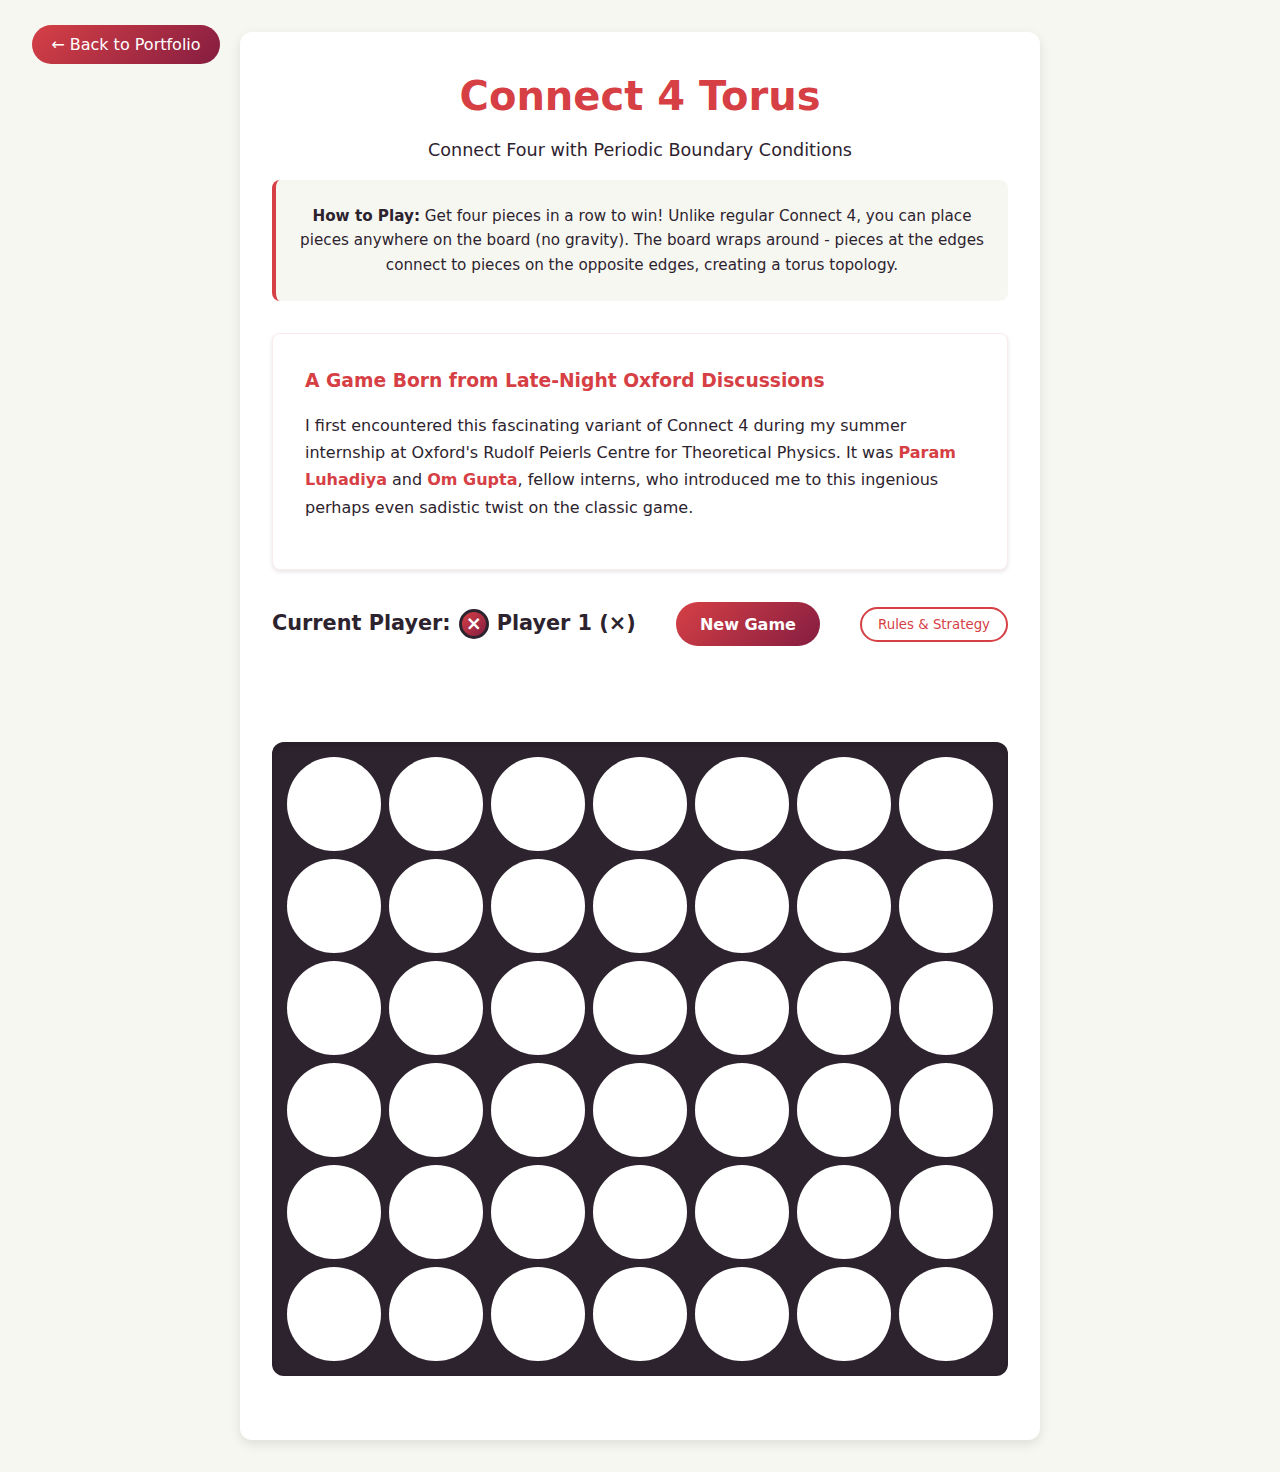
<file: connect4-game.html>
<!DOCTYPE html>
<html lang="en">
<head>
    <meta charset="UTF-8">
    <meta name="viewport" content="width=device-width, initial-scale=1.0">
    <title>Connect 4 Torus - Casey Farren-Colloty</title>
    <style>
        :root {
            --primary-red: #d64045;
            --light-pink: #ff9eaa;
            --off-white: #f7f7f2;
            --dark-red: #851d41;
            --text-dark: #2d232e;
        }

        * {
            margin: 0;
            padding: 0;
            box-sizing: border-box;
            font-family: 'Inter', system-ui, -apple-system, sans-serif;
        }

        body {
            background-color: var(--off-white);
            color: var(--text-dark);
            line-height: 1.6;
            padding: 2rem;
            min-height: 100vh;
            display: flex;
            flex-direction: column;
            align-items: center;
        }

        .game-container {
            background: white;
            border-radius: 12px;
            box-shadow: 0 4px 12px rgba(0,0,0,0.1);
            padding: 2rem;
            max-width: 800px;
            width: 100%;
        }

        .game-header {
            text-align: center;
            margin-bottom: 2rem;
        }

        .game-title {
            font-size: 2.5rem;
            color: var(--primary-red);
            margin-bottom: 0.5rem;
            font-weight: bold;
        }

        .game-subtitle {
            color: var(--text-dark);
            font-size: 1.1rem;
            margin-bottom: 1rem;
        }

        .game-description {
            background: var(--off-white);
            padding: 1.5rem;
            border-radius: 8px;
            border-left: 4px solid var(--primary-red);
            margin-bottom: 2rem;
            font-size: 0.95rem;
        }

        .introduction-section {
            margin-bottom: 2rem;
        }

        .introduction-content {
            background: white;
            padding: 2rem;
            border-radius: 8px;
            box-shadow: 0 2px 4px rgba(0,0,0,0.1);
            border: 1px solid rgba(214, 64, 69, 0.1);
        }

        .introduction-content p {
            line-height: 1.7;
            color: var(--text-dark);
        }

        .introduction-content strong {
            color: var(--primary-red);
        }

        .game-info {
            display: flex;
            justify-content: space-between;
            align-items: center;
            margin-bottom: 2rem;
            flex-wrap: wrap;
            gap: 1rem;
        }

        .current-player {
            font-size: 1.3rem;
            font-weight: 600;
            display: flex;
            align-items: center;
            gap: 0.5rem;
        }

        .player-indicator {
            width: 30px;
            height: 30px;
            border-radius: 50%;
            display: flex;
            align-items: center;
            justify-content: center;
            font-size: 1.2rem;
            font-weight: bold;
            border: 3px solid var(--text-dark);
        }

        .player1 {
            background: linear-gradient(135deg, var(--primary-red), var(--dark-red));
            color: white;
        }

        .player2 {
            background: linear-gradient(135deg, var(--light-pink), var(--primary-red));
            color: var(--dark-red);
        }

        .reset-button {
            background: linear-gradient(135deg, var(--primary-red), var(--dark-red));
            color: white;
            border: none;
            padding: 0.8rem 1.5rem;
            border-radius: 25px;
            cursor: pointer;
            font-weight: 600;
            font-size: 1rem;
            transition: all 0.3s ease;
        }

        .reset-button:hover {
            transform: translateY(-2px);
            box-shadow: 0 6px 20px rgba(214, 64, 69, 0.3);
        }

        .game-board {
            display: grid;
            grid-template-columns: repeat(7, 1fr);
            gap: 8px;
            background: var(--text-dark);
            padding: 15px;
            border-radius: 12px;
            margin: 2rem 0;
            box-shadow: inset 0 2px 8px rgba(0,0,0,0.2);
        }

        .cell {
            aspect-ratio: 1;
            background: white;
            border-radius: 50%;
            cursor: pointer;
            transition: all 0.2s ease;
            display: flex;
            align-items: center;
            justify-content: center;
            font-size: 2rem;
            font-weight: bold;
            position: relative;
            border: 2px solid transparent;
            min-height: 60px;
        }

        .cell:hover:not(.occupied) {
            background: var(--off-white);
            transform: scale(1.05);
            border-color: var(--primary-red);
        }

        .cell.occupied {
            cursor: not-allowed;
        }

        .cell.player1 {
            background: linear-gradient(135deg, var(--primary-red), var(--dark-red));
            color: white;
            border-color: var(--dark-red);
        }

        .cell.player2 {
            background: linear-gradient(135deg, var(--light-pink), var(--primary-red));
            color: var(--dark-red);
            border-color: var(--primary-red);
        }

        .cell.winning {
            animation: pulse 1s infinite;
            box-shadow: 0 0 20px var(--primary-red);
        }

        @keyframes pulse {
            0%, 100% { transform: scale(1); }
            50% { transform: scale(1.1); }
        }

        .game-status {
            text-align: center;
            font-size: 1.5rem;
            font-weight: bold;
            margin: 1rem 0;
            min-height: 2rem;
        }

        .winner {
            color: var(--primary-red);
            animation: celebrate 0.5s ease-in-out;
        }

        @keyframes celebrate {
            0% { transform: scale(1); }
            50% { transform: scale(1.1); }
            100% { transform: scale(1); }
        }

        .rules-toggle {
            background: none;
            border: 2px solid var(--primary-red);
            color: var(--primary-red);
            padding: 0.5rem 1rem;
            border-radius: 20px;
            cursor: pointer;
            font-weight: 500;
            transition: all 0.3s ease;
        }

        .rules-toggle:hover {
            background: var(--primary-red);
            color: white;
        }

        .rules-content {
            display: none;
            background: var(--off-white);
            padding: 1.5rem;
            border-radius: 8px;
            margin-top: 1rem;
        }

        .rules-content.show {
            display: block;
        }

        .back-link {
            position: absolute;
            top: 2rem;
            left: 2rem;
        }

        .back-button {
            background: linear-gradient(135deg, var(--primary-red), var(--dark-red));
            color: white;
            text-decoration: none;
            padding: 0.6rem 1.2rem;
            border-radius: 20px;
            transition: all 0.3s ease;
            font-weight: 500;
        }

        .back-button:hover {
            transform: translateY(-2px);
            box-shadow: 0 4px 12px rgba(214, 64, 69, 0.3);
        }

        @media (max-width: 768px) {
            body {
                padding: 1rem;
            }
            
            .game-title {
                font-size: 2rem;
            }
            
            .game-info {
                flex-direction: column;
                text-align: center;
            }
            
            .cell {
                font-size: 1.5rem;
                min-height: 50px;
            }
            
            .back-link {
                position: static;
                margin-bottom: 1rem;
                text-align: center;
            }
        }
    </style>
</head>
<body>
    <div class="back-link">
        <a href="index.html" class="back-button">← Back to Portfolio</a>
    </div>

    <div class="game-container">
        <div class="game-header">
            <h1 class="game-title">Connect 4 Torus</h1>
            <p class="game-subtitle">Connect Four with Periodic Boundary Conditions</p>
            
            <div class="game-description">
                <strong>How to Play:</strong> Get four pieces in a row to win! Unlike regular Connect 4, you can place pieces anywhere on the board (no gravity). The board wraps around - pieces at the edges connect to pieces on the opposite edges, creating a torus topology.
            </div>
        </div>

        <div class="introduction-section">
            <div class="introduction-content">
                <h3 style="color: var(--primary-red); margin-bottom: 1rem;">A Game Born from Late-Night Oxford Discussions</h3>
                <p style="margin-bottom: 1rem;">
                    I first encountered this fascinating variant of Connect 4 during my summer internship at Oxford's Rudolf Peierls Centre for Theoretical Physics. It was <strong>Param Luhadiya</strong> and <strong>Om Gupta</strong>, fellow interns, who introduced me to this ingenious perhaps even sadistic twist on the classic game. 
                </p>
            </div>
        </div>

        <div class="game-info">
            <div class="current-player">
                <span>Current Player:</span>
                <div class="player-indicator player1" id="playerIndicator">×</div>
                <span id="playerName">Player 1 (×)</span>
            </div>
            <button class="reset-button" onclick="resetGame()">New Game</button>
            <button class="rules-toggle" onclick="toggleRules()">Rules & Strategy</button>
        </div>

        <div class="rules-content" id="rulesContent">
            <h3 style="color: var(--primary-red); margin-bottom: 1rem;">Rules & Strategy Tips</h3>
            <ul style="margin-left: 1.5rem; line-height: 1.8;">
                <li><strong>Objective:</strong> Get 4 pieces in a row (horizontal, vertical, or diagonal)</li>
                <li><strong>No Gravity:</strong> Place pieces anywhere on the board</li>
                <li><strong>Wrapping:</strong> Board edges connect - rightmost column connects to leftmost, top row connects to bottom</li>
                <li><strong>Strategy:</strong> Think about connections across edges - a line can wrap around multiple times!</li>
                <li><strong>Advanced:</strong> Corner pieces have maximum connectivity due to wrapping in both directions</li>
            </ul>
        </div>

        <div class="game-status" id="gameStatus"></div>

        <div class="game-board" id="gameBoard"></div>
    </div>

    <script>
        class Connect4Torus {
            constructor() {
                this.rows = 6;
                this.cols = 7;
                this.board = Array(this.rows).fill().map(() => Array(this.cols).fill(0));
                this.currentPlayer = 1; // 1 for X, 2 for O
                this.gameOver = false;
                this.winner = null;
                this.winningCells = [];
                this.initializeBoard();
            }

            initializeBoard() {
                const gameBoard = document.getElementById('gameBoard');
                gameBoard.innerHTML = '';
                
                for (let row = 0; row < this.rows; row++) {
                    for (let col = 0; col < this.cols; col++) {
                        const cell = document.createElement('div');
                        cell.className = 'cell';
                        cell.dataset.row = row;
                        cell.dataset.col = col;
                        cell.addEventListener('click', () => this.handleCellClick(row, col));
                        gameBoard.appendChild(cell);
                    }
                }
                this.updateDisplay();
            }

            handleCellClick(row, col) {
                if (this.gameOver || this.board[row][col] !== 0) {
                    return;
                }

                this.board[row][col] = this.currentPlayer;
                
                if (this.checkWin(row, col)) {
                    this.gameOver = true;
                    this.winner = this.currentPlayer;
                } else if (this.isBoardFull()) {
                    this.gameOver = true;
                    this.winner = 0; // Tie
                } else {
                    this.currentPlayer = this.currentPlayer === 1 ? 2 : 1;
                }

                this.updateDisplay();
            }

            checkWin(row, col) {
                const player = this.board[row][col];
                
                // Check all 4 directions
                const directions = [
                    [0, 1],  // horizontal
                    [1, 0],  // vertical
                    [1, 1],  // diagonal /
                    [1, -1]  // diagonal \
                ];

                for (let [dr, dc] of directions) {
                    const winningCells = this.checkDirection(row, col, dr, dc, player);
                    if (winningCells.length >= 4) {
                        this.winningCells = winningCells;
                        return true;
                    }
                }

                return false;
            }

            checkDirection(startRow, startCol, dr, dc, player) {
                let cells = [{row: startRow, col: startCol}]; // Include the current piece
                
                // Check forward direction
                for (let i = 1; i < 4; i++) {
                    const newRow = (startRow + i * dr + this.rows) % this.rows;
                    const newCol = (startCol + i * dc + this.cols) % this.cols;
                    
                    if (this.board[newRow][newCol] === player) {
                        cells.push({row: newRow, col: newCol});
                    } else {
                        break;
                    }
                }
                
                // Check backward direction
                for (let i = 1; i < 4; i++) {
                    const newRow = (startRow - i * dr + this.rows) % this.rows;
                    const newCol = (startCol - i * dc + this.cols) % this.cols;
                    
                    if (this.board[newRow][newCol] === player) {
                        cells.unshift({row: newRow, col: newCol});
                    } else {
                        break;
                    }
                }
                
                return cells;
            }

            isBoardFull() {
                return this.board.every(row => row.every(cell => cell !== 0));
            }

            updateDisplay() {
                // Update board display
                const cells = document.querySelectorAll('.cell');
                cells.forEach(cell => {
                    const row = parseInt(cell.dataset.row);
                    const col = parseInt(cell.dataset.col);
                    const value = this.board[row][col];
                    
                    cell.className = 'cell';
                    if (value === 1) {
                        cell.className += ' player1 occupied';
                        cell.textContent = '×';
                    } else if (value === 2) {
                        cell.className += ' player2 occupied';
                        cell.textContent = '○';
                    } else {
                        cell.textContent = '';
                    }

                    // Highlight winning cells
                    if (this.winningCells.some(winCell => winCell.row === row && winCell.col === col)) {
                        cell.className += ' winning';
                    }
                });

                // Update player indicator
                const playerIndicator = document.getElementById('playerIndicator');
                const playerName = document.getElementById('playerName');
                const gameStatus = document.getElementById('gameStatus');

                if (this.gameOver) {
                    if (this.winner === 0) {
                        gameStatus.textContent = "It's a tie!";
                        gameStatus.className = 'game-status';
                    } else {
                        const winnerName = this.winner === 1 ? 'Player 1 (×)' : 'Player 2 (○)';
                        gameStatus.textContent = `🎉 ${winnerName} Wins! 🎉`;
                        gameStatus.className = 'game-status winner';
                    }
                } else {
                    gameStatus.textContent = '';
                    gameStatus.className = 'game-status';
                    
                    if (this.currentPlayer === 1) {
                        playerIndicator.className = 'player-indicator player1';
                        playerIndicator.textContent = '×';
                        playerName.textContent = 'Player 1 (×)';
                    } else {
                        playerIndicator.className = 'player-indicator player2';
                        playerIndicator.textContent = '○';
                        playerName.textContent = 'Player 2 (○)';
                    }
                }
            }
        }

        // Global game instance
        let game = new Connect4Torus();

        function resetGame() {
            game = new Connect4Torus();
        }

        function toggleRules() {
            const rulesContent = document.getElementById('rulesContent');
            rulesContent.classList.toggle('show');
        }

        // Initialize the game when the page loads
        document.addEventListener('DOMContentLoaded', () => {
            game = new Connect4Torus();
        });
    </script>
</body>
</html>
</file>
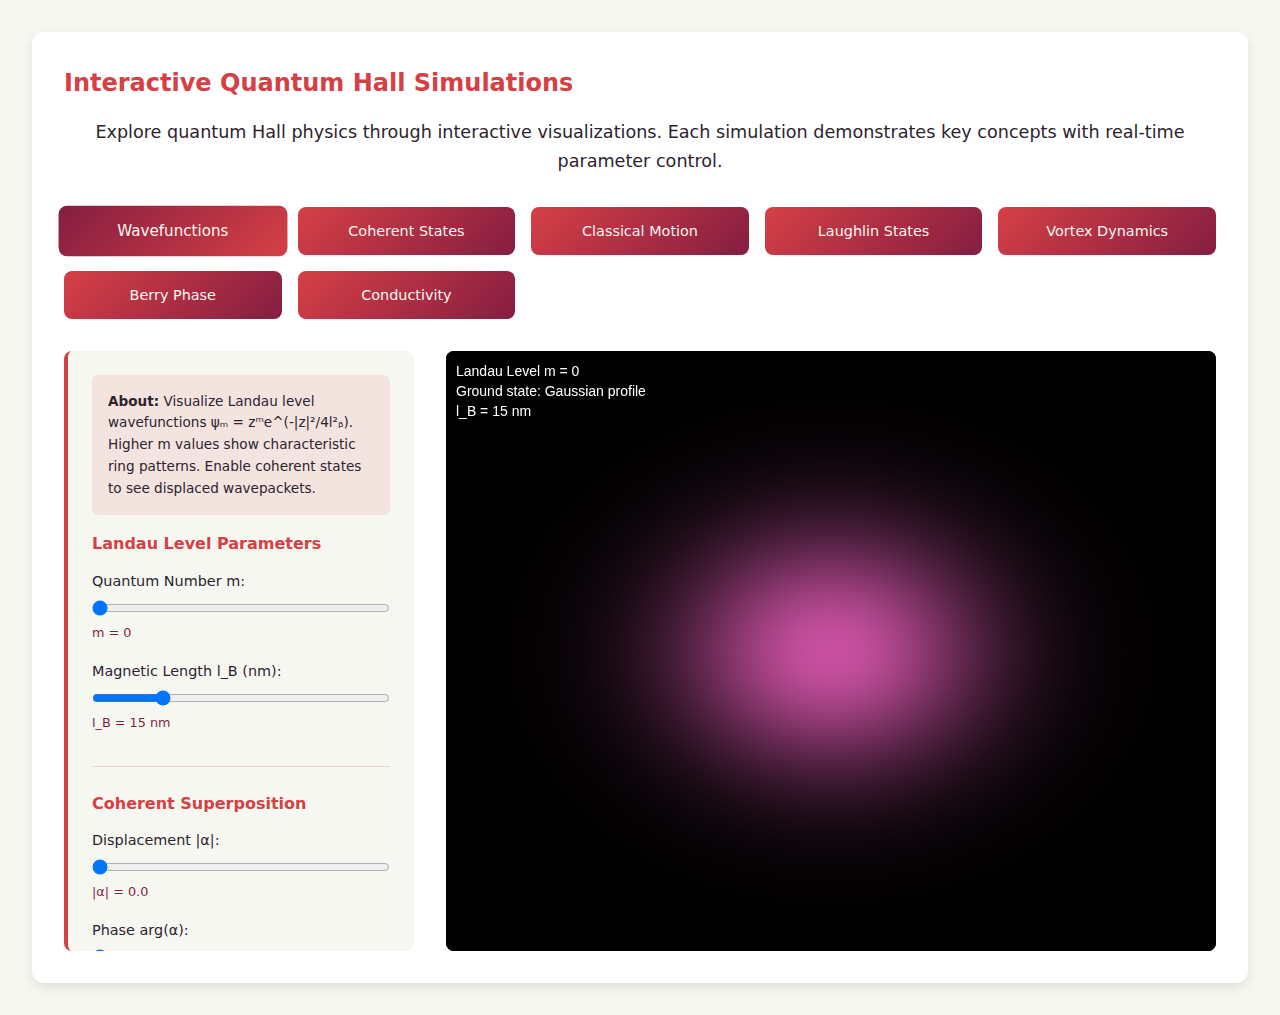
<file: simulations.html>
<!DOCTYPE html>
<html lang="en">
<head>
    <meta charset="UTF-8">
    <meta name="viewport" content="width=device-width, initial-scale=1.0">
    <title>Quantum Hall Effect Simulations</title>
    <style>
        :root {
            --primary-red: #d64045;
            --light-pink: #ff9eaa;
            --off-white: #f7f7f2;
            --dark-red: #851d41;
            --text-dark: #2d232e;
        }

        * {
            margin: 0;
            padding: 0;
            box-sizing: border-box;
            font-family: 'Inter', system-ui, -apple-system, sans-serif;
        }

        body {
            background-color: var(--off-white);
            color: var(--text-dark);
            line-height: 1.6;
            padding: 2rem;
        }

        .simulation-section {
            background: white;
            padding: 2rem;
            border-radius: 12px;
            box-shadow: 0 4px 12px rgba(0,0,0,0.1);
            max-width: 1400px;
            margin: 0 auto;
        }

        .simulation-selector {
            display: grid;
            grid-template-columns: repeat(auto-fit, minmax(180px, 1fr));
            gap: 1rem;
            margin-bottom: 2rem;
        }

        .sim-button {
            background: linear-gradient(135deg, var(--primary-red), var(--dark-red));
            color: var(--off-white);
            border: none;
            padding: 1rem;
            border-radius: 8px;
            cursor: pointer;
            font-size: 0.9rem;
            font-weight: 500;
            transition: all 0.3s ease;
            text-align: center;
        }

        .sim-button:hover {
            transform: translateY(-2px);
            box-shadow: 0 6px 20px rgba(214, 64, 69, 0.3);
        }

        .sim-button.active {
            background: linear-gradient(135deg, var(--dark-red), var(--primary-red));
            transform: scale(1.05);
        }

        .simulation-container {
            display: flex;
            gap: 2rem;
            margin-top: 2rem;
            min-height: 600px;
        }

        .controls-panel {
            min-width: 320px;
            max-width: 350px;
            background: var(--off-white);
            padding: 1.5rem;
            border-radius: 8px;
            border-left: 4px solid var(--primary-red);
            overflow-y: auto;
            max-height: 600px;
        }

        .canvas-container {
            flex: 1;
            background: #000;
            border-radius: 8px;
            overflow: hidden;
            position: relative;
            min-height: 600px;
            min-width: 600px;
        }

        #simulationCanvas {
            width: 100%;
            height: 100%;
            display: block;
        }

        .control-panel {
            display: block;
        }

        .control-panel.hidden {
            display: none;
        }

        .control-group {
            margin-bottom: 1.5rem;
            padding-bottom: 1rem;
            border-bottom: 1px solid rgba(214, 64, 69, 0.2);
        }

        .control-group:last-child {
            border-bottom: none;
        }

        .control-group h4 {
            color: var(--primary-red);
            margin-bottom: 0.8rem;
            font-size: 1rem;
        }

        .slider-group {
            margin-bottom: 1rem;
        }

        .slider-group label {
            display: block;
            font-size: 0.9rem;
            margin-bottom: 0.3rem;
            color: var(--text-dark);
        }

        .slider-group input[type="range"] {
            width: 100%;
            margin-bottom: 0.3rem;
        }

        .slider-value {
            font-size: 0.8rem;
            color: var(--dark-red);
            font-weight: 500;
        }

        .checkbox-group {
            display: flex;
            align-items: center;
            gap: 0.5rem;
            margin: 0.5rem 0;
        }

        .info-display {
            background: rgba(214, 64, 69, 0.1);
            padding: 1rem;
            border-radius: 6px;
            margin-bottom: 1rem;
            font-size: 0.85rem;
        }

        .reset-button {
            background: linear-gradient(135deg, var(--primary-red), var(--dark-red));
            color: white;
            border: none;
            padding: 0.8rem 1.5rem;
            border-radius: 6px;
            cursor: pointer;
            font-weight: 500;
            transition: all 0.3s ease;
            font-size: 0.9rem;
        }

        .reset-button:hover {
            transform: translateY(-1px);
            box-shadow: 0 4px 12px rgba(214, 64, 69, 0.3);
        }

        @media (max-width: 768px) {
            .simulation-container {
                flex-direction: column;
            }
            
            .controls-panel {
                min-width: auto;
                max-width: none;
            }
            
            .canvas-container {
                min-width: auto;
                min-height: 400px;
            }
        }
    </style>
</head>
<body>
    <div class="simulation-section">
        <h2 style="color: var(--primary-red); margin-bottom: 1rem;">Interactive Quantum Hall Simulations</h2>
        
        <p style="margin-bottom: 2rem; text-align: center; font-size: 1.1rem; color: var(--text-dark);">
            Explore quantum Hall physics through interactive visualizations. Each simulation demonstrates key concepts with real-time parameter control.
        </p>
        
        <div class="simulation-selector">
            <button class="sim-button active" data-sim="wavefunction">Wavefunctions</button>
            <button class="sim-button" data-sim="coherent">Coherent States</button>
            <button class="sim-button" data-sim="classical">Classical Motion</button>
            <button class="sim-button" data-sim="laughlin">Laughlin States</button>
            <button class="sim-button" data-sim="vortices">Vortex Dynamics</button>
            <button class="sim-button" data-sim="berry">Berry Phase</button>
            <button class="sim-button" data-sim="conductivity">Conductivity</button>
        </div>

        <div class="simulation-container">
            <div class="controls-panel">
                <!-- Wavefunction Controls -->
                <div id="wavefunction-controls" class="control-panel">
                    <div class="info-display">
                        <strong>About:</strong> Visualize Landau level wavefunctions ψₘ = zᵐe^(-|z|²/4l²ᵦ). 
                        Higher m values show characteristic ring patterns. Enable coherent states to see displaced wavepackets.
                    </div>
                    <div class="control-group">
                        <h4>Landau Level Parameters</h4>
                        <div class="slider-group">
                            <label for="m-value">Quantum Number m:</label>
                            <input type="range" id="m-value" min="0" max="15" value="0" step="1">
                            <div class="slider-value">m = <span id="m-display">0</span></div>
                        </div>
                        <div class="slider-group">
                            <label for="lb-value">Magnetic Length l_B (nm):</label>
                            <input type="range" id="lb-value" min="5" max="50" value="15" step="2">
                            <div class="slider-value">l_B = <span id="lb-display">15</span> nm</div>
                        </div>
                    </div>
                    
                    <div class="control-group">
                        <h4>Coherent Superposition</h4>
                        <div class="slider-group">
                            <label for="lambda-mag">Displacement |α|:</label>
                            <input type="range" id="lambda-mag" min="0" max="4" value="0" step="0.1">
                            <div class="slider-value">|α| = <span id="lambda-mag-display">0.0</span></div>
                        </div>
                        <div class="slider-group">
                            <label for="lambda-phase">Phase arg(α):</label>
                            <input type="range" id="lambda-phase" min="0" max="6.28" value="0" step="0.1">
                            <div class="slider-value">arg(α) = <span id="lambda-phase-display">0.0</span></div>
                        </div>
                        <div class="checkbox-group">
                            <input type="checkbox" id="enable-superposition">
                            <label for="enable-superposition">Enable Coherent State</label>
                        </div>
                    </div>
                    
                    <div class="control-group">
                        <h4>Display Options</h4>
                        <div class="checkbox-group">
                            <input type="checkbox" id="show-probability" checked>
                            <label for="show-probability">Show |ψ|²</label>
                        </div>
                        <div class="checkbox-group">
                            <input type="checkbox" id="show-phase">
                            <label for="show-phase">Show Phase (m>0)</label>
                        </div>
                        <div class="slider-group">
                            <label for="intensity-scale">Intensity Scale:</label>
                            <input type="range" id="intensity-scale" min="0.1" max="10" value="2" step="0.1">
                            <div class="slider-value">Scale = <span id="intensity-display">2.0</span></div>
                        </div>
                        <div class="slider-group">
                            <label for="zoom-wf">Zoom Level:</label>
                            <input type="range" id="zoom-wf" min="0.05" max="8" value="1" step="0.05">
                            <div class="slider-value">Zoom = <span id="zoom-wf-display">1.0</span>x</div>
                        </div>
                    </div>
                </div>

                <!-- Coherent State Controls -->
                <div id="coherent-controls" class="control-panel hidden">
                    <div class="info-display">
                        <strong>About:</strong> Coherent state ψ = exp(-|z|²/4l² + λz/l) showing 
                        displaced Gaussian wavepacket. The probability density |ψ|² demonstrates minimum uncertainty.
                    </div>
                    <div class="control-group">
                        <h4>Parameters</h4>
                        <div class="slider-group">
                            <label for="alpha-real">λ Real Part:</label>
                            <input type="range" id="alpha-real" min="-6" max="6" value="3" step="0.1">
                            <div class="slider-value">Re(λ) = <span id="alpha-real-display">3.0</span></div>
                        </div>
                        <div class="slider-group">
                            <label for="alpha-imag">λ Imaginary Part:</label>
                            <input type="range" id="alpha-imag" min="-6" max="6" value="0" step="0.1">
                            <div class="slider-value">Im(λ) = <span id="alpha-imag-display">0.0</span></div>
                        </div>
                        <div class="slider-group">
                            <label for="coherent-lb">Magnetic Length l (nm):</label>
                            <input type="range" id="coherent-lb" min="5" max="50" value="15" step="2">
                            <div class="slider-value">l = <span id="coherent-lb-display">15</span> nm</div>
                        </div>
                        <div class="slider-group">
                            <label for="zoom-coherent">Zoom Level:</label>
                            <input type="range" id="zoom-coherent" min="0.05" max="8" value="1" step="0.05">
                            <div class="slider-value">Zoom = <span id="zoom-coherent-display">1.0</span>x</div>
                        </div>
                        <div class="slider-group">
                            <label for="coherent-scale">Intensity Scale:</label>
                            <input type="range" id="coherent-scale" min="0.1" max="5" value="1" step="0.1">
                            <div class="slider-value">Scale = <span id="coherent-scale-display">1.0</span></div>
                        </div>
                    </div>
                </div>

                <!-- Classical Motion Controls -->
                <div id="classical-controls" class="control-panel hidden">
                    <div class="info-display">
                        <strong>About:</strong> Classical charged particles follow cyclotron orbits with 
                        frequency ωc = eB/m in a confined Hall bar geometry. Edge states form along boundaries.
                    </div>
                    <div class="control-group">
                        <h4>Parameters</h4>
                        <div class="slider-group">
                            <label for="b-field">Magnetic Field B (T):</label>
                            <input type="range" id="b-field" min="0.1" max="15" value="5" step="0.1">
                            <div class="slider-value">B = <span id="b-field-display">5.0</span> T</div>
                        </div>
                        <div class="slider-group">
                            <label for="hall-velocity">Initial Velocity (×10⁴ m/s):</label>
                            <input type="range" id="hall-velocity" min="1" max="20" value="5" step="1">
                            <div class="slider-value">v = <span id="velocity-display">5</span>×10⁴ m/s</div>
                        </div>
                        <div class="slider-group">
                            <label for="zoom-classical">Zoom Level:</label>
                            <input type="range" id="zoom-classical" min="0.5" max="2" value="1" step="0.1">
                            <div class="slider-value">Zoom = <span id="zoom-classical-display">1.0</span>x</div>
                        </div>
                        <div class="checkbox-group">
                            <input type="checkbox" id="show-trajectory" checked>
                            <label for="show-trajectory">Show Trajectories</label>
                        </div>
                        <div class="checkbox-group">
                            <input type="checkbox" id="interactive-particles" checked>
                            <label for="interactive-particles">Click to Add Particles</label>
                        </div>
                        <div style="text-align: center; margin: 1rem 0;">
                            <button id="reset-particles" class="reset-button">
                                Reset Particles
                            </button>
                        </div>
                        <div class="info-display">
                            <strong>Particles:</strong> <span id="particle-count">2</span>/20<br>
                            <strong>Cyclotron freq:</strong> ωc = <span id="cyclotron-freq">0.88</span> THz
                        </div>
                    </div>
                </div>

                <!-- Laughlin Controls -->
                <div id="laughlin-controls" class="control-panel hidden">
                    <div class="info-display">
                        <strong>About:</strong> Laughlin wavefunction Ψ = ∏ᵢ&lt;ⱼ (zᵢ - zⱼ)^p exp(-Σᵢ|zᵢ|²/4l²). 
                        Shows the probability density |Ψ|² demonstrating correlation holes and incompressible liquid structure.
                    </div>
                    <div class="control-group">
                        <h4>Parameters</h4>
                        <div class="slider-group">
                            <label for="laughlin-p">Power p (odd only):</label>
                            <input type="range" id="laughlin-p" min="1" max="9" value="3" step="2">
                            <div class="slider-value">p = <span id="laughlin-p-display">3</span></div>
                        </div>
                        <div class="slider-group">
                            <label for="num-particles">Number of Particles:</label>
                            <input type="range" id="num-particles" min="3" max="8" value="5" step="1">
                            <div class="slider-value">N = <span id="particles-display">5</span></div>
                        </div>
                        <div class="slider-group">
                            <label for="zoom-laughlin">Zoom Level:</label>
                            <input type="range" id="zoom-laughlin" min="0.5" max="4" value="1.2" step="0.1">
                            <div class="slider-value">Zoom = <span id="zoom-laughlin-display">1.2</span>x</div>
                        </div>
                        <div class="slider-group">
                            <label for="laughlin-scale">Intensity Scale:</label>
                            <input type="range" id="laughlin-scale" min="0.1" max="3" value="1" step="0.1">
                            <div class="slider-value">Scale = <span id="laughlin-scale-display">1.0</span></div>
                        </div>
                        <div class="checkbox-group">
                            <input type="checkbox" id="show-particles" checked>
                            <label for="show-particles">Show Particle Positions</label>
                        </div>
                        <div class="info-display">
                            <strong>Filling Factor:</strong> ν = <span id="filling-factor">1/3</span><br>
                            <strong>State:</strong> Incompressible quantum liquid
                        </div>
                    </div>
                </div>

                <!-- Vortex Controls -->
                <div id="vortices-controls" class="control-panel hidden">
                    <div class="info-display">
                        <strong>About:</strong> Vortices are topological defects with phase winding 2πn around cores. 
                        Color shows phase, brightness shows |ψ|². Vortex cores have suppressed amplitude.
                    </div>
                    <div class="control-group">
                        <h4>Parameters</h4>
                        <div class="slider-group">
                            <label for="vortex-strength">Winding Number n:</label>
                            <input type="range" id="vortex-strength" min="1" max="5" value="1" step="1">
                            <div class="slider-value">n = <span id="vortex-display">1</span></div>
                        </div>
                        <div class="slider-group">
                            <label for="zoom-vortex">Zoom Level:</label>
                            <input type="range" id="zoom-vortex" min="0.5" max="3" value="1" step="0.1">
                            <div class="slider-value">Zoom = <span id="zoom-vortex-display">1.0</span>x</div>
                        </div>
                        <div class="slider-group">
                            <label for="background-amplitude">Background Amplitude:</label>
                            <input type="range" id="background-amplitude" min="0.1" max="1" value="0.6" step="0.05">
                            <div class="slider-value">Amplitude = <span id="background-display">0.6</span></div>
                        </div>
                        <div class="checkbox-group">
                            <input type="checkbox" id="interactive-vortex" checked>
                            <label for="interactive-vortex">Click to Add Vortices</label>
                        </div>
                        <div style="text-align: center; margin: 1rem 0;">
                            <button id="reset-vortices" class="reset-button">
                                Clear All Vortices
                            </button>
                        </div>
                        <div class="info-display">
                            <strong>Vortices:</strong> <span id="vortex-count">0</span> | 
                            <strong>Total Charge:</strong> <span id="total-charge">0</span>
                        </div>
                    </div>
                </div>

                <!-- Berry Phase Controls -->
                <div id="berry-controls" class="control-panel hidden">
                    <div class="info-display">
                        <strong>About:</strong> Berry phase γ = π(n₁n₂) from adiabatic vortex braiding. 
                        Yellow vortex orbits white vortex, accumulating geometric phase each orbit.
                    </div>
                    <div class="control-group">
                        <h4>Parameters</h4>
                        <div class="slider-group">
                            <label for="evolution-speed">Adiabatic Speed:</label>
                            <input type="range" id="evolution-speed" min="0.1" max="3" value="0.8" step="0.1">
                            <div class="slider-value">Speed = <span id="speed-display">0.8</span></div>
                        </div>
                        <div class="slider-group">
                            <label for="vortex1-charge">Moving Vortex n₁:</label>
                            <input type="range" id="vortex1-charge" min="1" max="4" value="1" step="1">
                            <div class="slider-value">n₁ = <span id="v1-charge-display">1</span></div>
                        </div>
                        <div class="slider-group">
                            <label for="vortex2-charge">Fixed Vortex n₂:</label>
                            <input type="range" id="vortex2-charge" min="1" max="4" value="1" step="1">
                            <div class="slider-value">n₂ = <span id="v2-charge-display">1</span></div>
                        </div>
                        <div class="checkbox-group">
                            <input type="checkbox" id="show-berry-phase" checked>
                            <label for="show-berry-phase">Show Accumulated Phase</label>
                        </div>
                        <div style="text-align: center; margin: 1rem 0;">
                            <button id="reset-berry-phase" class="reset-button">
                                Reset Berry Phase
                            </button>
                        </div>
                        <div class="info-display">
                            <strong>Berry Phase:</strong> γ = <span id="berry-phase-value">0.00</span>π<br>
                            <strong>Expected/orbit:</strong> γ = π × <span id="expected-berry">1</span><br>
                            <strong>Orbits completed:</strong> <span id="orbit-count">0.0</span>
                        </div>
                    </div>
                </div>

                <!-- Conductivity Controls -->
                <div id="conductivity-controls" class="control-panel hidden">
                    <div class="info-display">
                        <strong>About:</strong> Quantum Hall conductivity σxy = νe²/h shows plateaus at 
                        integer/fractional filling. Disorder broadens transitions but preserves quantization.
                    </div>
                    <div class="control-group">
                        <h4>Parameters</h4>
                        <div class="slider-group">
                            <label for="zoom-level">Field Range:</label>
                            <input type="range" id="zoom-level" min="1" max="5" value="1" step="1">
                            <div class="slider-value">Range = <span id="zoom-display">1</span>x</div>
                        </div>
                        <div class="slider-group">
                            <label for="disorder-strength">Disorder Strength:</label>
                            <input type="range" id="disorder-strength" min="0" max="0.8" value="0.2" step="0.05">
                            <div class="slider-value">Disorder = <span id="disorder-display">0.20</span></div>
                        </div>
                        <div class="slider-group">
                            <label for="temperature">Temperature (K):</label>
                            <input type="range" id="temperature" min="0.01" max="4" value="0.1" step="0.01">
                            <div class="slider-value">T = <span id="temp-display">0.10</span> K</div>
                        </div>
                        <div class="checkbox-group">
                            <input type="checkbox" id="show-fractional" checked>
                            <label for="show-fractional">Show Fractional Plateaus</label>
                        </div>
                        <div class="info-display">
                            <strong>Effect:</strong> Higher disorder → broader transitions<br>
                            <strong>Note:</strong> Plateau values remain quantized
                        </div>
                    </div>
                </div>
            </div>

            <div class="canvas-container">
                <canvas id="simulationCanvas"></canvas>
            </div>
        </div>
    </div>

    <script>
        class QuantumHallSimulator {
            constructor() {
                this.canvas = document.getElementById('simulationCanvas');
                if (!this.canvas) {
                    console.error('Canvas not found!');
                    return;
                }
                
                this.ctx = this.canvas.getContext('2d');
                this.currentSim = 'wavefunction';
                this.animationId = null;
                this.time = 0;
                this.vortices = [];
                this.classicalParticles = [
                    { x: -0.2, y: 0.1, vx: 0.02, vy: 0.01, trail: [] },
                    { x: 0.15, y: -0.05, vx: -0.015, vy: 0.025, trail: [] }
                ];
                this.berryPhase = 0;
                this.orbitCount = 0;
                
                this.setupCanvas();
                this.setupEventListeners();
                this.startAnimation();
            }

            setupCanvas() {
                const container = this.canvas.parentElement;
                const rect = container.getBoundingClientRect();
                this.canvas.width = Math.max(rect.width, 600);
                this.canvas.height = Math.max(rect.height, 600);
                
                if (this.canvas.width <= 0) this.canvas.width = 600;
                if (this.canvas.height <= 0) this.canvas.height = 600;
            }

            setupEventListeners() {
                // Simulation buttons
                document.querySelectorAll('.sim-button').forEach(button => {
                    button.addEventListener('click', (e) => {
                        document.querySelectorAll('.sim-button').forEach(b => {
                            b.classList.remove('active');
                        });
                        e.target.classList.add('active');
                        this.switchSimulation(e.target.dataset.sim);
                    });
                });

                // Canvas interactions
                this.canvas.addEventListener('click', (e) => {
                    const rect = this.canvas.getBoundingClientRect();
                    const x = (e.clientX - rect.left) / this.canvas.width * 2 - 1;
                    const y = (e.clientY - rect.top) / this.canvas.height * 2 - 1;
                    
                    if (this.currentSim === 'vortices' && document.getElementById('interactive-vortex') && document.getElementById('interactive-vortex').checked) {
                        this.addVortex(x, y);
                    } else if (this.currentSim === 'classical' && document.getElementById('interactive-particles') && document.getElementById('interactive-particles').checked) {
                        const zoom = parseFloat(document.getElementById('zoom-classical') ? document.getElementById('zoom-classical').value : 1);
                        const boundaryWidth = 1.2 / zoom;
                        const boundaryHeight = 0.8 / zoom;
                        
                        if (Math.abs(x) < boundaryWidth/2 && Math.abs(y) < boundaryHeight/2) {
                            this.addClassicalParticle(x, y);
                        }
                    }
                });

                this.setupSliders();
                setTimeout(() => this.setupResetButtons(), 100);
                
                window.addEventListener('resize', () => {
                    this.setupCanvas();
                });
            }

            setupResetButtons() {
                const resetBerryButton = document.getElementById('reset-berry-phase');
                if (resetBerryButton) {
                    resetBerryButton.addEventListener('click', () => {
                        this.berryPhase = 0;
                        this.orbitCount = 0;
                        this.time = 0;
                        const display = document.getElementById('berry-phase-value');
                        const orbitDisplay = document.getElementById('orbit-count');
                        if (display) display.textContent = '0.00';
                        if (orbitDisplay) orbitDisplay.textContent = '0.0';
                    });
                }

                const resetParticlesButton = document.getElementById('reset-particles');
                if (resetParticlesButton) {
                    resetParticlesButton.addEventListener('click', () => {
                        this.classicalParticles = [
                            { x: -0.2, y: 0.1, vx: 0.02, vy: 0.01, trail: [] },
                            { x: 0.15, y: -0.05, vx: -0.015, vy: 0.025, trail: [] }
                        ];
                        this.updateCounts();
                    });
                }

                const resetVorticesButton = document.getElementById('reset-vortices');
                if (resetVorticesButton) {
                    resetVorticesButton.addEventListener('click', () => {
                        this.vortices = [];
                        this.updateCounts();
                    });
                }
            }

            setupSliders() {
                const sliders = [
                    ['m-value', 'm-display'],
                    ['lb-value', 'lb-display'],
                    ['lambda-mag', 'lambda-mag-display', x => x.toFixed(1)],
                    ['lambda-phase', 'lambda-phase-display', x => x.toFixed(1)],
                    ['intensity-scale', 'intensity-display', x => x.toFixed(1)],
                    ['zoom-wf', 'zoom-wf-display', x => x.toFixed(2)],
                    ['alpha-real', 'alpha-real-display', x => x.toFixed(1)],
                    ['alpha-imag', 'alpha-imag-display', x => x.toFixed(1)],
                    ['coherent-lb', 'coherent-lb-display'],
                    ['zoom-coherent', 'zoom-coherent-display', x => x.toFixed(2)],
                    ['coherent-scale', 'coherent-scale-display', x => x.toFixed(1)],
                    ['b-field', 'b-field-display', x => x.toFixed(1)],
                    ['hall-velocity', 'velocity-display'],
                    ['zoom-classical', 'zoom-classical-display', x => x.toFixed(1)],
                    ['laughlin-p', 'laughlin-p-display'],
                    ['num-particles', 'particles-display'],
                    ['zoom-laughlin', 'zoom-laughlin-display', x => x.toFixed(1)],
                    ['laughlin-scale', 'laughlin-scale-display', x => x.toFixed(1)],
                    ['vortex-strength', 'vortex-display'],
                    ['zoom-vortex', 'zoom-vortex-display', x => x.toFixed(1)],
                    ['background-amplitude', 'background-display', x => x.toFixed(2)],
                    ['evolution-speed', 'speed-display', x => x.toFixed(1)],
                    ['vortex1-charge', 'v1-charge-display'],
                    ['vortex2-charge', 'v2-charge-display'],
                    ['zoom-level', 'zoom-display'],
                    ['disorder-strength', 'disorder-display', x => x.toFixed(2)],
                    ['temperature', 'temp-display', x => x.toFixed(2)]
                ];

                sliders.forEach(sliderData => {
                    const sliderId = sliderData[0];
                    const displayId = sliderData[1];
                    const formatter = sliderData[2] || (x => x);
                    
                    const slider = document.getElementById(sliderId);
                    const display = document.getElementById(displayId);
                    if (slider && display) {
                        slider.addEventListener('input', () => {
                            display.textContent = formatter(parseFloat(slider.value));
                            
                            // Update cyclotron frequency for classical motion
                            if (sliderId === 'b-field') {
                                this.updateCyclotronFreq();
                            }
                        });
                    }
                });

                // Special cases
                const laughlinSlider = document.getElementById('laughlin-p');
                if (laughlinSlider) {
                    laughlinSlider.addEventListener('input', () => {
                        const p = parseInt(laughlinSlider.value);
                        const display = document.getElementById('filling-factor');
                        if (display) display.textContent = '1/' + p;
                    });
                }

                const updateBerryExpected = () => {
                    const n1 = parseInt(document.getElementById('vortex1-charge') ? document.getElementById('vortex1-charge').value : 1);
                    const n2 = parseInt(document.getElementById('vortex2-charge') ? document.getElementById('vortex2-charge').value : 1);
                    const expected = n1 * n2;
                    const display = document.getElementById('expected-berry');
                    if (display) display.textContent = expected;
                };
                
                const vortexSliders = ['vortex1-charge', 'vortex2-charge'];
                for (let i = 0; i < vortexSliders.length; i++) {
                    const slider = document.getElementById(vortexSliders[i]);
                    if (slider) slider.addEventListener('input', updateBerryExpected);
                }
                
                setTimeout(() => {
                    updateBerryExpected();
                    this.updateCyclotronFreq();
                }, 100);
            }

            updateCyclotronFreq() {
                const B = parseFloat(document.getElementById('b-field') ? document.getElementById('b-field').value : 5);
                const freq = B * 1.6e-19 / 9.1e-31 / (2 * Math.PI) / 1e12; // THz
                const display = document.getElementById('cyclotron-freq');
                if (display) display.textContent = freq.toFixed(2);
            }

            switchSimulation(simType) {
                this.currentSim = simType;
                
                document.querySelectorAll('.control-panel').forEach(panel => {
                    panel.classList.add('hidden');
                });
                
                const activePanel = document.getElementById(simType + '-controls');
                if (activePanel) {
                    activePanel.classList.remove('hidden');
                }

                if (simType === 'classical') {
                    this.classicalParticles = [
                        { x: -0.2, y: 0.1, vx: 0.02, vy: 0.01, trail: [] },
                        { x: 0.15, y: -0.05, vx: -0.015, vy: 0.025, trail: [] }
                    ];
                } else if (simType === 'vortices') {
                    this.vortices = [];
                } else if (simType === 'berry') {
                    this.berryPhase = 0;
                    this.orbitCount = 0;
                }
                
                this.updateCounts();
            }

            addVortex(x, y) {
                const strength = parseInt(document.getElementById('vortex-strength') ? document.getElementById('vortex-strength').value : 1);
                this.vortices.push({ x: x, y: y, strength: strength });
                this.updateCounts();
            }

            addClassicalParticle(x, y) {
                if (this.classicalParticles.length < 20) {
                    const v = parseFloat(document.getElementById('hall-velocity') ? document.getElementById('hall-velocity').value : 5);
                    const angle = Math.random() * 2 * Math.PI;
                    const speedScale = 0.005 * v;
                    this.classicalParticles.push({
                        x: x, 
                        y: y,
                        vx: speedScale * Math.cos(angle),
                        vy: speedScale * Math.sin(angle),
                        trail: []
                    });
                    this.updateCounts();
                }
            }

            updateCounts() {
                const particleCount = document.getElementById('particle-count');
                if (particleCount) {
                    particleCount.textContent = this.classicalParticles.length;
                }
                
                const vortexCount = document.getElementById('vortex-count');
                const totalCharge = document.getElementById('total-charge');
                if (vortexCount) {
                    vortexCount.textContent = this.vortices.length;
                }
                if (totalCharge) {
                    const total = this.vortices.reduce((sum, v) => sum + v.strength, 0);
                    totalCharge.textContent = total;
                }
            }

            // Mathematical helper functions
            factorial(n) {
                if (n <= 1) return 1;
                let result = 1;
                for (let i = 2; i <= n; i++) {
                    result *= i;
                }
                return result;
            }

            complexPower(z, n) {
                if (n === 0) return { real: 1, imag: 0 };
                const r = Math.sqrt(z.real * z.real + z.imag * z.imag);
                const theta = Math.atan2(z.imag, z.real);
                const newR = Math.pow(r, n);
                const newTheta = n * theta;
                return {
                    real: newR * Math.cos(newTheta),
                    imag: newR * Math.sin(newTheta)
                };
            }

            hslToRgb(h, s, l) {
                h = h / 360;
                const q = l < 0.5 ? l * (1 + s) : l + s - l * s;
                const p = 2 * l - q;
                
                const hueToRgb = function(p, q, t) {
                    if (t < 0) t += 1;
                    if (t > 1) t -= 1;
                    if (t < 1/6) return p + (q - p) * 6 * t;
                    if (t < 1/2) return q;
                    if (t < 2/3) return p + (q - p) * (2/3 - t) * 6;
                    return p;
                };
                
                const r = Math.round(hueToRgb(p, q, h + 1/3) * 255);
                const g = Math.round(hueToRgb(p, q, h) * 255);
                const b = Math.round(hueToRgb(p, q, h - 1/3) * 255);
                
                return [r, g, b];
            }

            safeCreateImageData(width, height) {
                const safeWidth = Math.max(1, Math.floor(width));
                const safeHeight = Math.max(1, Math.floor(height));
                return this.ctx.createImageData(safeWidth, safeHeight);
            }

            render() {
                if (this.canvas.width <= 0 || this.canvas.height <= 0) {
                    this.setupCanvas();
                    return;
                }
                
                this.ctx.fillStyle = '#000';
                this.ctx.fillRect(0, 0, this.canvas.width, this.canvas.height);

                switch (this.currentSim) {
                    case 'wavefunction':
                        this.renderWavefunction();
                        break;
                    case 'coherent':
                        this.renderCoherent();
                        break;
                    case 'classical':
                        this.renderClassical();
                        break;
                    case 'laughlin':
                        this.renderLaughlin();
                        break;
                    case 'vortices':
                        this.renderVortices();
                        break;
                    case 'berry':
                        this.renderBerry();
                        break;
                    case 'conductivity':
                        this.renderConductivity();
                        break;
                }
            }

            renderWavefunction() {
                const m = parseInt(document.getElementById('m-value') ? document.getElementById('m-value').value : 0);
                const lB = parseFloat(document.getElementById('lb-value') ? document.getElementById('lb-value').value : 15) * 1e-9;
                const scale = parseFloat(document.getElementById('intensity-scale') ? document.getElementById('intensity-scale').value : 2);
                const zoom = parseFloat(document.getElementById('zoom-wf') ? document.getElementById('zoom-wf').value : 1);
                const showPhase = document.getElementById('show-phase') ? document.getElementById('show-phase').checked : false;
                const showProb = document.getElementById('show-probability') ? document.getElementById('show-probability').checked : true;
                const enableSuperposition = document.getElementById('enable-superposition') ? document.getElementById('enable-superposition').checked : false;
                
                const imageData = this.safeCreateImageData(this.canvas.width, this.canvas.height);
                const extent = 150e-9 / zoom; // Increased base extent for better zoom out
                
                for (let px = 0; px < imageData.width; px++) {
                    for (let py = 0; py < imageData.height; py++) {
                        const x = (px / imageData.width - 0.5) * extent;
                        const y = (py / imageData.height - 0.5) * extent;
                        
                        const r_sq = x * x + y * y;
                        const r = Math.sqrt(r_sq);
                        
                        let rho;
                        let phase = 0;
                        
                        if (enableSuperposition) {
                            const alpha_mag = parseFloat(document.getElementById('lambda-mag') ? document.getElementById('lambda-mag').value : 0);
                            const alpha_phase = parseFloat(document.getElementById('lambda-phase') ? document.getElementById('lambda-phase').value : 0);
                            const dx = x - alpha_mag * lB * Math.cos(alpha_phase);
                            const dy = y - alpha_mag * lB * Math.sin(alpha_phase);
                            const displaced_r_sq = dx * dx + dy * dy;
                            rho = Math.exp(-displaced_r_sq / (4 * lB * lB));
                        } else {
                            // Proper Landau wavefunction: ρ(z) = |z|^{2m} * exp(-|z|²/4l²)
                            const gaussian = Math.exp(-r_sq / (4 * lB * lB));
                            const radial_power = Math.pow(r / lB, 2 * m);
                            rho = radial_power * gaussian;
                            
                            // Phase for m > 0
                            if (m > 0) {
                                phase = m * Math.atan2(y, x);
                            }
                        }
                        
                        rho *= scale;
                        
                        const idx = (py * imageData.width + px) * 4;
                        
                        if (showPhase && m > 0 && !enableSuperposition) {
                            // Show phase as color with ring intensity pattern
                            const hue = ((phase + Math.PI) / (2 * Math.PI)) * 360;
                            const intensity = Math.min(1, rho * 50);
                            const [r, g, b] = this.hslToRgb(hue, 1, intensity * 0.7);
                            imageData.data[idx] = r;
                            imageData.data[idx + 1] = g;
                            imageData.data[idx + 2] = b;
                        } else if (showProb) {
                            // Intensity based on probability density - clear ring patterns
                            const intensity = Math.min(255, rho * 100);
                            imageData.data[idx] = intensity;
                            imageData.data[idx + 1] = intensity * 0.4;
                            imageData.data[idx + 2] = intensity * 0.8;
                        }
                        imageData.data[idx + 3] = 255;
                    }
                }
                
                this.ctx.putImageData(imageData, 0, 0);
                
                // Info overlay
                this.ctx.fillStyle = '#ffffff';
                this.ctx.font = '14px Arial';
                if (enableSuperposition) {
                    const alpha_mag = parseFloat(document.getElementById('lambda-mag') ? document.getElementById('lambda-mag').value : 0);
                    this.ctx.fillText('Coherent State |α| = ' + alpha_mag.toFixed(1), 10, 25);
                } else {
                    this.ctx.fillText('Landau Level m = ' + m, 10, 25);
                    if (m > 0) {
                        this.ctx.fillText('Ring structure: ' + m + ' nodal circles', 10, 45);
                    } else {
                        this.ctx.fillText('Ground state: Gaussian profile', 10, 45);
                    }
                }
                this.ctx.fillText('l_B = ' + (lB*1e9).toFixed(0) + ' nm', 10, 65);
            }

            renderCoherent() {
                const lambdaReal = parseFloat(document.getElementById('alpha-real') ? document.getElementById('alpha-real').value : 3);
                const lambdaImag = parseFloat(document.getElementById('alpha-imag') ? document.getElementById('alpha-imag').value : 0);
                const l = parseFloat(document.getElementById('coherent-lb') ? document.getElementById('coherent-lb').value : 15) * 1e-9;
                const zoom = parseFloat(document.getElementById('zoom-coherent') ? document.getElementById('zoom-coherent').value : 1);
                const scale = parseFloat(document.getElementById('coherent-scale') ? document.getElementById('coherent-scale').value : 1);
                
                const imageData = this.safeCreateImageData(this.canvas.width, this.canvas.height);
                const extent = 300e-9 / zoom; // Increased base extent for better zoom out
                
                for (let px = 0; px < imageData.width; px++) {
                    for (let py = 0; py < imageData.height; py++) {
                        const x = (px / imageData.width - 0.5) * extent;
                        const y = (py / imageData.height - 0.5) * extent;
                        
                        // Probability density for ψ = exp(-|z|²/4l² + λz/l)
                        // |ψ|² = exp(-(x² + y²)/2l² + 2*Re(λz)/l)
                        // where Re(λz) = λ_real*x - λ_imag*y
                        const r_sq = x * x + y * y;
                        const lambda_z_real = lambdaReal * x - lambdaImag * y;
                        
                        const rho = Math.exp(-r_sq / (2 * l * l) + 2 * lambda_z_real / l);
                        
                        const idx = (py * imageData.width + px) * 4;
                        const intensity = Math.min(255, rho * scale * 100);
                        
                        imageData.data[idx] = intensity;
                        imageData.data[idx + 1] = intensity * 0.7;
                        imageData.data[idx + 2] = intensity * 0.9;
                        imageData.data[idx + 3] = 255;
                    }
                }
                
                this.ctx.putImageData(imageData, 0, 0);
                
                // Calculate and display the displacement
                const displacement = Math.sqrt(lambdaReal * lambdaReal + lambdaImag * lambdaImag);
                const displacementLength = displacement * l;
                
                // Info overlay
                this.ctx.fillStyle = '#ffffff';
                this.ctx.font = '14px Arial';
                this.ctx.fillText('Coherent State Probability Density', 10, 25);
                this.ctx.fillText('ψ = exp(-|z|²/4l² + λz/l)', 10, 45);
                this.ctx.fillText('λ = ' + lambdaReal.toFixed(1) + ' + ' + lambdaImag.toFixed(1) + 'i', 10, 65);
                this.ctx.fillText('Displacement: ' + (displacementLength * 1e9).toFixed(1) + ' nm', 10, 85);
                this.ctx.fillText('|ψ|² = exp(-|z|²/2l² + 2Re(λz)/l)', 10, 105);
            }

            renderClassical() {
                const B = parseFloat(document.getElementById('b-field') ? document.getElementById('b-field').value : 5);
                const zoom = parseFloat(document.getElementById('zoom-classical') ? document.getElementById('zoom-classical').value : 1);
                const showTrajectory = document.getElementById('show-trajectory') ? document.getElementById('show-trajectory').checked : true;
                
                // Hall bar dimensions
                const hallWidth = 1.2 / zoom;
                const hallHeight = 0.8 / zoom;
                
                // Update particle physics
                this.classicalParticles.forEach(particle => {
                    const omega_c = B * 1.6e-19 / 9.1e-31 * 0.008;
                    
                    // Cyclotron motion
                    const vx_new = particle.vx * Math.cos(omega_c) + particle.vy * Math.sin(omega_c);
                    const vy_new = -particle.vx * Math.sin(omega_c) + particle.vy * Math.cos(omega_c);
                    
                    particle.vx = vx_new;
                    particle.vy = vy_new;
                    
                    let newX = particle.x + particle.vx;
                    let newY = particle.y + particle.vy;
                    
                    // Boundary collisions - Hall bar geometry
                    if (Math.abs(newX) > hallWidth/2) {
                        particle.vx = -particle.vx * 0.8; // Some energy loss
                        particle.x = Math.sign(newX) * hallWidth/2 * 0.98;
                        // Add drift velocity from B field
                        particle.vy += Math.sign(newX) * B * 0.005;
                    } else {
                        particle.x = newX;
                    }
                    
                    if (Math.abs(newY) > hallHeight/2) {
                        particle.vy = -particle.vy * 0.8;
                        particle.y = Math.sign(newY) * hallHeight/2 * 0.98;
                        particle.vx += -Math.sign(newY) * B * 0.005;
                    } else {
                        particle.y = newY;
                    }
                    
                    // Speed limit
                    const speed = Math.sqrt(particle.vx * particle.vx + particle.vy * particle.vy);
                    if (speed > 0.08) {
                        particle.vx *= 0.08 / speed;
                        particle.vy *= 0.08 / speed;
                    }
                    
                    particle.trail.push({ x: particle.x, y: particle.y });
                    if (particle.trail.length > 400) {
                        particle.trail.shift();
                    }
                });
                
                // Draw Hall bar boundaries
                this.ctx.strokeStyle = '#ffffff';
                this.ctx.lineWidth = 4;
                this.ctx.beginPath();
                const rectX = (1 - hallWidth/2) * this.canvas.width / 2;
                const rectY = (1 - hallHeight/2) * this.canvas.height / 2;
                const rectW = hallWidth * this.canvas.width / 2;
                const rectH = hallHeight * this.canvas.height / 2;
                this.ctx.rect(rectX, rectY, rectW, rectH);
                this.ctx.stroke();
                
                // Draw edge current indicators
                this.ctx.strokeStyle = '#ffaa00';
                this.ctx.lineWidth = 2;
                this.ctx.setLineDash([5, 5]);
                // Top edge - current flows right
                this.ctx.beginPath();
                this.ctx.moveTo(rectX + 10, rectY - 5);
                this.ctx.lineTo(rectX + rectW - 10, rectY - 5);
                this.ctx.stroke();
                // Bottom edge - current flows left  
                this.ctx.beginPath();
                this.ctx.moveTo(rectX + rectW - 10, rectY + rectH + 5);
                this.ctx.lineTo(rectX + 10, rectY + rectH + 5);
                this.ctx.stroke();
                this.ctx.setLineDash([]);
                
                // Draw trajectories
                if (showTrajectory) {
                    this.classicalParticles.forEach((particle, idx) => {
                        const colors = ['#ff6b6b', '#4ecdc4', '#45b7d1', '#96ceb4', '#feca57', '#ff9ff3', '#54a0ff'];
                        this.ctx.strokeStyle = colors[idx % colors.length];
                        this.ctx.lineWidth = 2;
                        
                        if (particle.trail.length > 1) {
                            this.ctx.beginPath();
                            for (let i = 0; i < particle.trail.length; i++) {
                                const screenX = (particle.trail[i].x / zoom + 1) * this.canvas.width / 2;
                                const screenY = (particle.trail[i].y / zoom + 1) * this.canvas.height / 2;
                                
                                if (i === 0) {
                                    this.ctx.moveTo(screenX, screenY);
                                } else {
                                    this.ctx.lineTo(screenX, screenY);
                                }
                            }
                            this.ctx.stroke();
                        }
                    });
                }
                
                // Draw particles
                this.classicalParticles.forEach((particle, idx) => {
                    const colors = ['#ffff00', '#ff0000', '#00ff00', '#0000ff', '#ff00ff', '#00ffff', '#ffa500'];
                    this.ctx.fillStyle = colors[idx % colors.length];
                    
                    const screenX = (particle.x / zoom + 1) * this.canvas.width / 2;
                    const screenY = (particle.y / zoom + 1) * this.canvas.height / 2;
                    
                    this.ctx.beginPath();
                    this.ctx.arc(screenX, screenY, 8, 0, 2 * Math.PI);
                    this.ctx.fill();
                    
                    // Velocity arrow
                    this.ctx.strokeStyle = colors[idx % colors.length];
                    this.ctx.lineWidth = 2;
                    this.ctx.beginPath();
                    this.ctx.moveTo(screenX, screenY);
                    this.ctx.lineTo(screenX + particle.vx * 500, screenY + particle.vy * 500);
                    this.ctx.stroke();
                });
                
                // Info overlay
                this.ctx.fillStyle = '#ffffff';
                this.ctx.font = '16px Arial';
                this.ctx.fillText('B = ' + B.toFixed(1) + ' T ⊗', 10, 30);
                this.ctx.fillText('Particles: ' + this.classicalParticles.length + '/20', 10, 50);
                this.ctx.fillText('Hall Bar Geometry', 10, 70);
                this.ctx.font = '12px Arial';
                this.ctx.fillStyle = '#ffaa00';
                this.ctx.fillText('Orange dashed: Edge currents', 10, 90);
                this.ctx.fillStyle = '#ffffff';
                this.ctx.fillText('Click inside to add particles', 10, 105);
            }

            renderLaughlin() {
                const p = parseInt(document.getElementById('laughlin-p') ? document.getElementById('laughlin-p').value : 3);
                const numParticles = parseInt(document.getElementById('num-particles') ? document.getElementById('num-particles').value : 5);
                const zoom = parseFloat(document.getElementById('zoom-laughlin') ? document.getElementById('zoom-laughlin').value : 1.2);
                const scale = parseFloat(document.getElementById('laughlin-scale') ? document.getElementById('laughlin-scale').value : 1);
                const showParticles = document.getElementById('show-particles') ? document.getElementById('show-particles').checked : true;
                
                // Fixed particle positions for clean visualization of correlation structure
                const positions = [];
                for (let i = 0; i < numParticles; i++) {
                    const angle = (i / numParticles) * 2 * Math.PI;
                    const radius = 0.35; // Fixed radius for symmetric pattern
                    positions.push({
                        x: radius * Math.cos(angle),
                        y: radius * Math.sin(angle)
                    });
                }
                
                const imageData = this.safeCreateImageData(this.canvas.width, this.canvas.height);
                const extent = 1.8 / zoom;
                
                for (let px = 0; px < imageData.width; px++) {
                    for (let py = 0; py < imageData.height; py++) {
                        const x = (px / imageData.width - 0.5) * extent;
                        const y = (py / imageData.height - 0.5) * extent;
                        
                        // Start with overall Gaussian envelope
                        const r_sq = x * x + y * y;
                        let rho = Math.exp(-r_sq / 0.8); // Broad envelope
                        
                        // Correlation holes around each particle position
                        // This creates the characteristic "swiss cheese" structure
                        for (let i = 0; i < positions.length; i++) {
                            const pos = positions[i];
                            const dx = x - pos.x;
                            const dy = y - pos.y;
                            const dist_sq = dx * dx + dy * dy;
                            
                            // Create correlation hole with size dependent on p
                            const holeSize = 0.15 + p * 0.02; // Larger holes for larger p
                            if (dist_sq < holeSize * holeSize) {
                                // Smooth suppression in correlation hole
                                const suppression = Math.exp(-Math.pow(dist_sq, p/2) / (holeSize * holeSize));
                                rho *= (1 - 0.9 * suppression);
                            }
                        }
                        
                        // Inter-particle correlations create modulation
                        for (let i = 0; i < positions.length; i++) {
                            for (let j = i + 1; j < positions.length; j++) {
                                const dx_ij = positions[i].x - positions[j].x;
                                const dy_ij = positions[i].y - positions[j].y;
                                const dist_ij = Math.sqrt(dx_ij * dx_ij + dy_ij * dy_ij);
                                
                                // Interference pattern between particles
                                const mid_x = (positions[i].x + positions[j].x) / 2;
                                const mid_y = (positions[i].y + positions[j].y) / 2;
                                const dx_mid = x - mid_x;
                                const dy_mid = y - mid_y;
                                const dist_mid = Math.sqrt(dx_mid * dx_mid + dy_mid * dy_mid);
                                
                                if (dist_mid < dist_ij / 2) {
                                    // Enhancement between particles (bright regions)
                                    rho *= 1 + 0.3 * Math.exp(-dist_mid * dist_mid / (0.1 * dist_ij * dist_ij));
                                }
                            }
                        }
                        
                        // Apply scaling and ensure good contrast
                        rho *= scale;
                        const intensity = Math.min(255, Math.pow(rho, 0.4) * 255);
                        
                        const idx = (py * imageData.width + px) * 4;
                        
                        // Color scheme with good contrast
                        imageData.data[idx] = intensity;           // Red
                        imageData.data[idx + 1] = intensity * 0.7; // Green  
                        imageData.data[idx + 2] = intensity * 0.9; // Blue
                        imageData.data[idx + 3] = 255;
                    }
                }
                
                this.ctx.putImageData(imageData, 0, 0);
                
                if (showParticles) {
                    // Draw particle positions
                    this.ctx.fillStyle = '#ffff00';
                    this.ctx.strokeStyle = '#000';
                    this.ctx.lineWidth = 2;
                    
                    for (let i = 0; i < positions.length; i++) {
                        const pos = positions[i];
                        const screenX = (pos.x / extent + 0.5) * this.canvas.width;
                        const screenY = (pos.y / extent + 0.5) * this.canvas.height;
                        
                        this.ctx.beginPath();
                        this.ctx.arc(screenX, screenY, 8, 0, 2 * Math.PI);
                        this.ctx.fill();
                        this.ctx.stroke();
                        
                        // Particle label
                        this.ctx.fillStyle = '#000';
                        this.ctx.font = '12px Arial';
                        this.ctx.textAlign = 'center';
                        this.ctx.fillText((i + 1).toString(), screenX, screenY + 4);
                        this.ctx.fillStyle = '#ffff00';
                    }
                    this.ctx.textAlign = 'left';
                }
                
                // Info overlay
                this.ctx.fillStyle = '#ffffff';
                this.ctx.font = '14px Arial';
                this.ctx.fillText('Laughlin ν = 1/' + p + ' Probability Density', 10, 25);
                this.ctx.fillText('|Ψ|² with correlation holes around particles', 10, 45);
                this.ctx.fillText(numParticles + ' particles, p = ' + p, 10, 65);
                this.ctx.fillText('Dark holes: correlation suppression', 10, 85);
                this.ctx.fillText('Bright regions: enhanced probability', 10, 105);
            }

            renderVortices() {
                const zoom = parseFloat(document.getElementById('zoom-vortex') ? document.getElementById('zoom-vortex').value : 1);
                const bgAmplitude = parseFloat(document.getElementById('background-amplitude') ? document.getElementById('background-amplitude').value : 0.6);
                
                const imageData = this.safeCreateImageData(this.canvas.width, this.canvas.height);
                
                for (let px = 0; px < imageData.width; px++) {
                    for (let py = 0; py < imageData.height; py++) {
                        const x = (px / imageData.width - 0.5) * 2 / zoom;
                        const y = (py / imageData.height - 0.5) * 2 / zoom;
                        
                        let phase = 0;
                        let amplitude = bgAmplitude;
                        
                        // Accumulate phase and amplitude from all vortices
                        for (let i = 0; i < this.vortices.length; i++) {
                            const vortex = this.vortices[i];
                            const dx = x - vortex.x / zoom;
                            const dy = y - vortex.y / zoom;
                            const dist = Math.sqrt(dx * dx + dy * dy);
                            
                            if (dist > 0.03) {
                                // Phase winding 2πn around vortex
                                phase += vortex.strength * Math.atan2(dy, dx);
                                // Amplitude suppression near core
                                amplitude *= Math.tanh(dist * 15);
                            } else {
                                // Strong amplitude suppression at vortex core
                                amplitude *= 0.05;
                            }
                        }
                        
                        // Background quantum fluid with smooth falloff
                        const r_sq = x * x + y * y;
                        amplitude *= Math.exp(-r_sq / 6) + 0.15; // Prevent complete black
                        
                        // Ensure minimum visibility
                        amplitude = Math.max(amplitude, 0.1);
                        
                        const idx = (py * imageData.width + px) * 4;
                        
                        // Phase-dependent coloring
                        const hue = ((phase + Math.PI) / (2 * Math.PI)) * 360;
                        const saturation = Math.min(1, amplitude * 1.5);
                        const lightness = Math.min(0.8, amplitude * 0.6 + 0.25);
                        const [r, g, b] = this.hslToRgb(hue, saturation, lightness);
                        
                        imageData.data[idx] = r;
                        imageData.data[idx + 1] = g;
                        imageData.data[idx + 2] = b;
                        imageData.data[idx + 3] = 255;
                    }
                }
                
                this.ctx.putImageData(imageData, 0, 0);
                
                // Draw vortex cores and winding indicators
                this.ctx.font = '16px Arial';
                this.ctx.textAlign = 'center';
                
                for (let i = 0; i < this.vortices.length; i++) {
                    const vortex = this.vortices[i];
                    const screenX = (vortex.x / zoom + 1) * this.canvas.width / 2;
                    const screenY = (vortex.y / zoom + 1) * this.canvas.height / 2;
                    
                    // Vortex core
                    this.ctx.fillStyle = '#000000';
                    this.ctx.strokeStyle = '#ffffff';
                    this.ctx.lineWidth = 3;
                    this.ctx.beginPath();
                    this.ctx.arc(screenX, screenY, 15, 0, 2 * Math.PI);
                    this.ctx.fill();
                    this.ctx.stroke();
                    
                    // Winding number
                    this.ctx.fillStyle = '#ffffff';
                    this.ctx.fillText(vortex.strength.toString(), screenX, screenY + 6);
                    
                    // Phase winding indicator
                    this.ctx.strokeStyle = vortex.strength > 0 ? '#00ff00' : '#ff0000';
                    this.ctx.lineWidth = 2;
                    this.ctx.setLineDash([3, 3]);
                    this.ctx.beginPath();
                    this.ctx.arc(screenX, screenY, 25, 0, 2 * Math.PI);
                    this.ctx.stroke();
                    this.ctx.setLineDash([]);
                }
                
                this.ctx.textAlign = 'left';
                this.ctx.fillStyle = '#ffffff';
                this.ctx.font = '14px Arial';
                this.ctx.fillText('Vortex Dynamics in Quantum Fluid', 10, 25);
                this.ctx.fillText('Color = phase, brightness = |ψ|²', 10, 45);
                this.ctx.fillText('White circles = vortex cores', 10, 65);
                this.ctx.fillText('Click to add vortices', 10, 85);
            }

            renderBerry() {
                const speed = parseFloat(document.getElementById('evolution-speed') ? document.getElementById('evolution-speed').value : 0.8);
                const n1 = parseInt(document.getElementById('vortex1-charge') ? document.getElementById('vortex1-charge').value : 1);
                const n2 = parseInt(document.getElementById('vortex2-charge') ? document.getElementById('vortex2-charge').value : 1);
                const showPhase = document.getElementById('show-berry-phase') ? document.getElementById('show-berry-phase').checked : true;
                
                const t = this.time * speed * 0.015;
                const vortex1 = { x: -0.4, y: 0, strength: n2 }; // Fixed vortex
                const vortex2 = { x: 0.6 * Math.cos(t), y: 0.6 * Math.sin(t), strength: n1 }; // Moving vortex
                
                // Calculate Berry phase accumulation
                const expectedPhasePerOrbit = Math.PI * n1 * n2;
                this.orbitCount = t / (2 * Math.PI);
                this.berryPhase = this.orbitCount * expectedPhasePerOrbit;
                
                // Update displays
                const berryDisplay = document.getElementById('berry-phase-value');
                const orbitDisplay = document.getElementById('orbit-count');
                if (berryDisplay) {
                    berryDisplay.textContent = (this.berryPhase / Math.PI).toFixed(2);
                }
                if (orbitDisplay) {
                    orbitDisplay.textContent = this.orbitCount.toFixed(1);
                }
                
                // Background field
                const imageData = this.safeCreateImageData(this.canvas.width, this.canvas.height);
                
                for (let px = 0; px < imageData.width; px++) {
                    for (let py = 0; py < imageData.height; py++) {
                        const x = (px / imageData.width - 0.5) * 2.5;
                        const y = (py / imageData.height - 0.5) * 2.5;
                        
                        let phase = 0;
                        let amplitude = 1;
                        
                        // Phases from both vortices
                        const vortexList = [vortex1, vortex2];
                        for (let i = 0; i < vortexList.length; i++) {
                            const vortex = vortexList[i];
                            const dx = x - vortex.x;
                            const dy = y - vortex.y;
                            const dist = Math.sqrt(dx * dx + dy * dy);
                            
                            if (dist > 0.08) {
                                phase += vortex.strength * Math.atan2(dy, dx);
                                amplitude *= Math.tanh(dist * 8);
                            } else {
                                amplitude *= 0.1;
                            }
                        }
                        
                        // Add accumulated Berry phase
                        if (showPhase) {
                            phase += this.berryPhase;
                        }
                        
                        amplitude *= Math.exp(-(x * x + y * y) / 10) + 0.2;
                        
                        const idx = (py * imageData.width + px) * 4;
                        const hue = ((phase + Math.PI) / (2 * Math.PI)) * 360;
                        const [r, g, b] = this.hslToRgb(hue, 1, amplitude * 0.6);
                        
                        imageData.data[idx] = r;
                        imageData.data[idx + 1] = g;
                        imageData.data[idx + 2] = b;
                        imageData.data[idx + 3] = 255;
                    }
                }
                
                this.ctx.putImageData(imageData, 0, 0);
                
                // Draw vortices
                this.ctx.strokeStyle = '#ffffff';
                this.ctx.lineWidth = 4;
                
                // Fixed vortex (white)
                const screen1X = (vortex1.x + 1.25) * this.canvas.width / 2.5;
                const screen1Y = (vortex1.y + 1.25) * this.canvas.height / 2.5;
                this.ctx.fillStyle = '#ffffff';
                this.ctx.beginPath();
                this.ctx.arc(screen1X, screen1Y, 12, 0, 2 * Math.PI);
                this.ctx.fill();
                this.ctx.stroke();
                
                // Moving vortex (yellow)
                const screen2X = (vortex2.x + 1.25) * this.canvas.width / 2.5;
                const screen2Y = (vortex2.y + 1.25) * this.canvas.height / 2.5;
                this.ctx.fillStyle = '#ffff00';
                this.ctx.beginPath();
                this.ctx.arc(screen2X, screen2Y, 12, 0, 2 * Math.PI);
                this.ctx.fill();
                this.ctx.stroke();
                
                // Orbital path
                this.ctx.strokeStyle = '#ffff88';
                this.ctx.lineWidth = 2;
                this.ctx.setLineDash([5, 5]);
                this.ctx.beginPath();
                this.ctx.arc(this.canvas.width / 2, this.canvas.height / 2, 0.6 * this.canvas.width / 2.5, 0, 2 * Math.PI);
                this.ctx.stroke();
                this.ctx.setLineDash([]);
                
                // Info overlay
                this.ctx.fillStyle = '#ffffff';
                this.ctx.font = '14px Arial';
                this.ctx.fillText('Berry Phase from Vortex Braiding', 10, 25);
                this.ctx.fillText('Yellow vortex (n₁=' + n1 + ') orbits white (n₂=' + n2 + ')', 10, 45);
                this.ctx.fillText('Geometric phase γ = π(n₁n₂) per orbit', 10, 65);
            }

            renderConductivity() {
                const fieldRange = parseInt(document.getElementById('zoom-level') ? document.getElementById('zoom-level').value : 1);
                const disorder = parseFloat(document.getElementById('disorder-strength') ? document.getElementById('disorder-strength').value : 0.2);
                const temperature = parseFloat(document.getElementById('temperature') ? document.getElementById('temperature').value : 0.1);
                const showFractional = document.getElementById('show-fractional') ? document.getElementById('show-fractional').checked : true;
                
                // White background
                this.ctx.fillStyle = '#ffffff';
                this.ctx.fillRect(0, 0, this.canvas.width, this.canvas.height);
                
                // Axes
                this.ctx.strokeStyle = '#000';
                this.ctx.lineWidth = 3;
                this.ctx.beginPath();
                this.ctx.moveTo(60, this.canvas.height - 60);
                this.ctx.lineTo(this.canvas.width - 30, this.canvas.height - 60);
                this.ctx.moveTo(60, 30);
                this.ctx.lineTo(60, this.canvas.height - 60);
                this.ctx.stroke();
                
                // Axis labels
                this.ctx.fillStyle = '#000';
                this.ctx.font = '16px Arial';
                this.ctx.textAlign = 'center';
                this.ctx.fillText('Magnetic Field B (T)', this.canvas.width / 2, this.canvas.height - 10);
                this.ctx.save();
                this.ctx.translate(20, this.canvas.height / 2);
                this.ctx.rotate(-Math.PI / 2);
                this.ctx.fillText('σ_xy (e²/h)', 0, 0);
                this.ctx.restore();
                this.ctx.textAlign = 'left';
                
                // Plot dimensions
                const plotWidth = this.canvas.width - 90;
                const plotHeight = this.canvas.height - 90;
                const maxField = 15 / fieldRange;
                const maxSigma = 6;
                
                // Draw conductivity curve
                this.ctx.strokeStyle = '#d64045';
                this.ctx.lineWidth = 4;
                this.ctx.beginPath();
                
                for (let i = 0; i < plotWidth; i++) {
                    const B = (i / plotWidth) * maxField + 0.5;
                    const nu = 20 / B; // Filling factor ν ∝ 1/B
                    
                    let sigma = 0;
                    
                    // Temperature broadening factor
                    const thermFactor = Math.exp(-1/(temperature + 0.01));
                    
                    // Integer plateaus with disorder broadening
                    const plateaus = [
                        {nu: 4, sigma: 4, width: 0.4 + disorder * 2},
                        {nu: 3, sigma: 3, width: 0.3 + disorder * 1.5},
                        {nu: 2, sigma: 2, width: 0.25 + disorder * 1.2},
                        {nu: 1, sigma: 1, width: 0.2 + disorder}
                    ];
                    
                    // Fractional plateaus (if enabled)
                    if (showFractional) {
                        plateaus.push(
                            {nu: 1/3, sigma: 1/3, width: 0.08 + disorder * 0.4},
                            {nu: 2/5, sigma: 2/5, width: 0.06 + disorder * 0.3},
                            {nu: 2/3, sigma: 2/3, width: 0.05 + disorder * 0.25}
                        );
                    }
                    
                    // Check for plateau
                    let onPlateau = false;
                    for (let p = 0; p < plateaus.length; p++) {
                        const plateau = plateaus[p];
                        const diff = Math.abs(nu - plateau.nu);
                        if (diff < plateau.width) {
                            sigma = plateau.sigma * (1 - thermFactor * diff / plateau.width);
                            onPlateau = true;
                            break;
                        }
                    }
                    
                    // Smooth transitions between plateaus
                    if (!onPlateau) {
                        if (nu > 3.5) sigma = 3 + (nu - 3) * 0.8;
                        else if (nu > 2.5) sigma = 2 + (nu - 2) * 0.9;
                        else if (nu > 1.5) sigma = 1 + (nu - 1) * 0.7;
                        else if (nu > 0.8) sigma = nu * 0.8;
                        else sigma = 0.1;
                        
                        // Add temperature effects
                        sigma *= (1 + temperature * 0.1);
                    }
                    
                    const x = 60 + i;
                    const y = this.canvas.height - 60 - (sigma / maxSigma) * plotHeight;
                    
                    if (i === 0) {
                        this.ctx.moveTo(x, y);
                    } else {
                        this.ctx.lineTo(x, y);
                    }
                }
                
                this.ctx.stroke();
                
                // Plateau labels
                this.ctx.fillStyle = '#d64045';
                this.ctx.font = '14px Arial';
                const labelY = this.canvas.height - 60;
                
                // Integer plateaus
                this.ctx.fillText('ν = 4', 80, labelY - 4 * plotHeight / maxSigma + 15);
                this.ctx.fillText('ν = 2', 140, labelY - 2 * plotHeight / maxSigma + 15);
                this.ctx.fillText('ν = 1', 220, labelY - 1 * plotHeight / maxSigma + 15);
                
                if (showFractional) {
                    this.ctx.fillText('ν = 1/3', 350, labelY - (1/3) * plotHeight / maxSigma + 15);
                }
                
                // Title and parameters
                this.ctx.fillStyle = '#000';
                this.ctx.font = '18px Arial';
                this.ctx.fillText('Quantum Hall Conductivity Plateaus', 10, 25);
                this.ctx.font = '12px Arial';
                this.ctx.fillText('Disorder: ' + disorder.toFixed(2) + ' | T: ' + temperature.toFixed(2) + ' K', 10, this.canvas.height - 110);
                this.ctx.fillText('Higher disorder → broader transitions', 10, this.canvas.height - 95);
                this.ctx.fillText('Plateau values remain exactly quantized', 10, this.canvas.height - 80);
            }

            startAnimation() {
                const animate = () => {
                    this.time++;
                    this.render();
                    this.animationId = requestAnimationFrame(animate);
                };
                animate();
            }

            stop() {
                if (this.animationId) {
                    cancelAnimationFrame(this.animationId);
                }
            }
        }

        // Initialize when page loads
        function initSimulator() {
            const canvas = document.getElementById('simulationCanvas');
            if (canvas) {
                new QuantumHallSimulator();
            } else {
                setTimeout(initSimulator, 100);
            }
        }

        if (document.readyState === 'loading') {
            document.addEventListener('DOMContentLoaded', initSimulator);
        } else {
            initSimulator();
        }
    </script>
</body>
</html>
</file>
